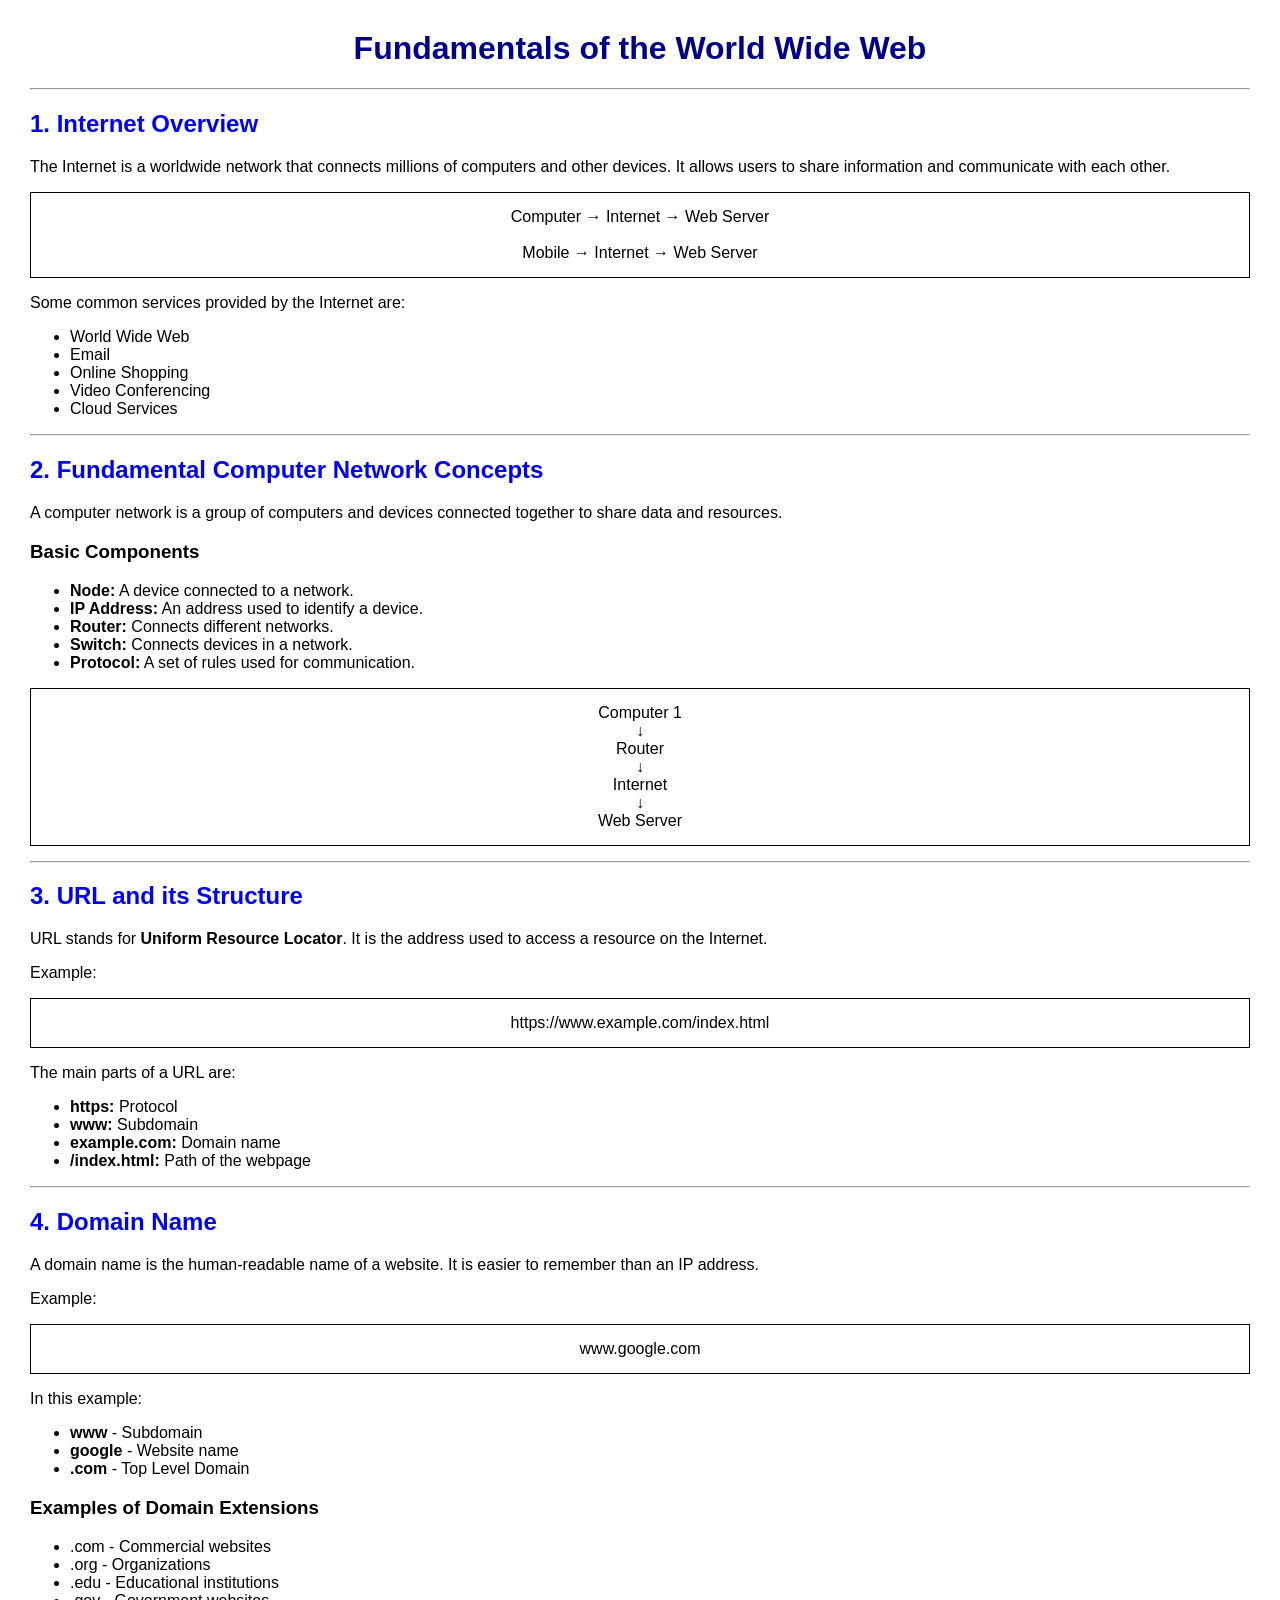
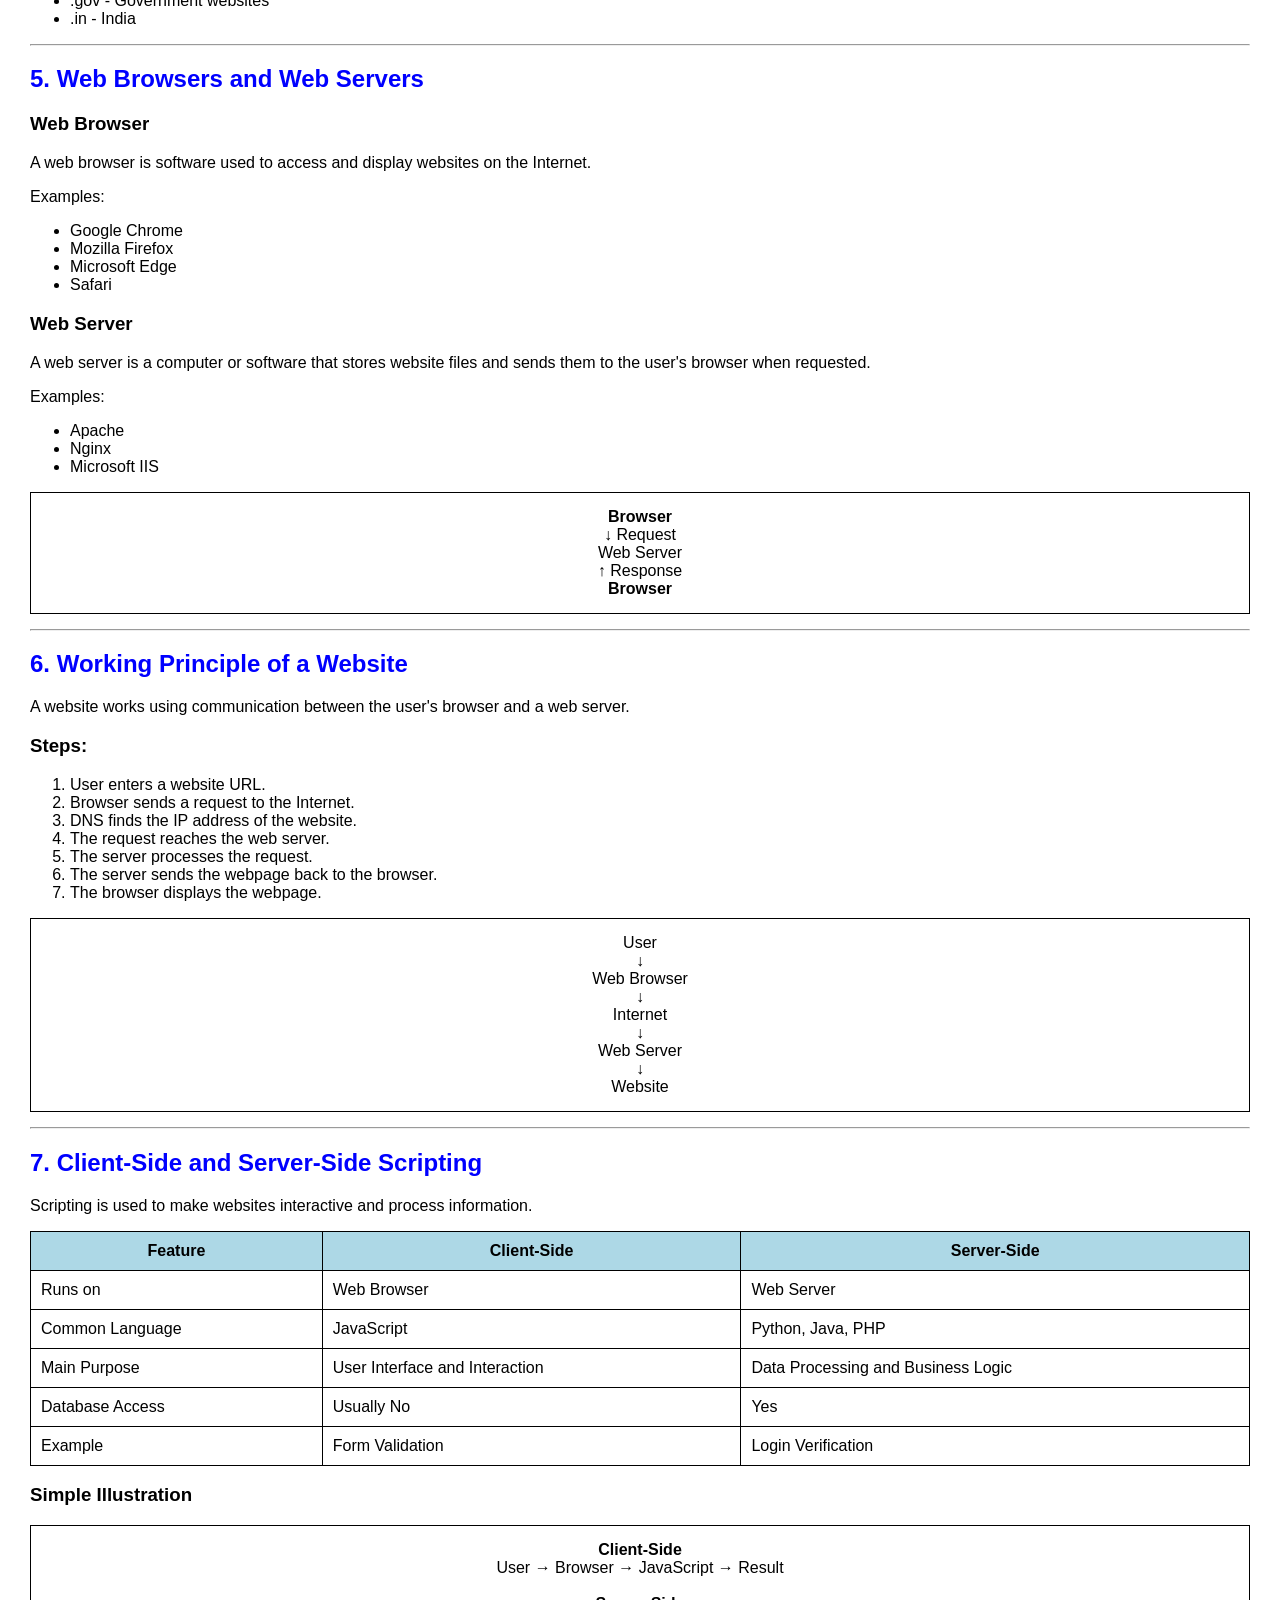
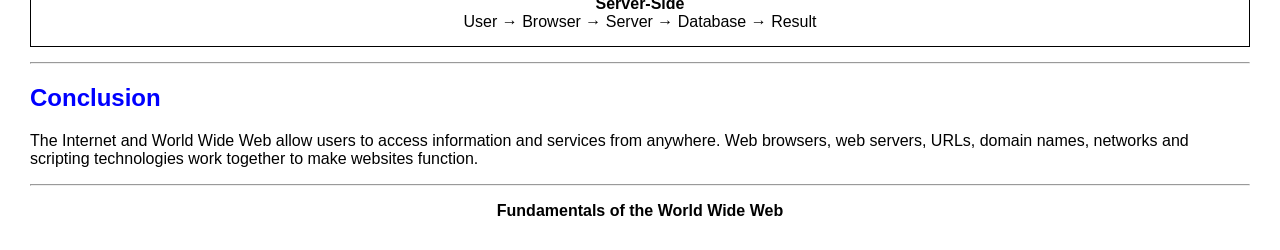
<file: Project - 01/index.html>
<!DOCTYPE html>
<html>
<head>
<title>Fundamentals of World Wide Web</title>
<style>
body {
    font-family: Arial;
    margin: 30px;
    background-color: rgb(255, 255, 255);
}
h1 {
    color: darkblue;
    text-align: center;
}
h2 {
    color: blue;
}
.box {
    border: 1px solid black;
    padding: 15px;
    margin: 15px 0;
    text-align: center;
}
table {
    border-collapse: collapse;
    width: 100%;
}
th, td {
    border: 1px solid black;
    padding: 10px;
}
th {
    background-color: lightblue;
}
</style>
</head>
<body>
<h1>Fundamentals of the World Wide Web</h1>
<hr>
<h2>1. Internet Overview</h2>
<p>The Internet is a worldwide network that connects millions of computers and other devices. It allows users to share information and communicate with each other.</p>
<div class="box">Computer → Internet → Web Server<br><br>Mobile → Internet → Web Server</div>
<p>Some common services provided by the Internet are:</p>
<ul>
<li>World Wide Web</li>
<li>Email</li>
<li>Online Shopping</li>
<li>Video Conferencing</li>
<li>Cloud Services</li>
</ul>
<hr>
<h2>2. Fundamental Computer Network Concepts</h2>
<p>A computer network is a group of computers and devices connected together to share data and resources.</p>
<h3>Basic Components</h3>
<ul>
<li><b>Node:</b> A device connected to a network.</li>
<li><b>IP Address:</b> An address used to identify a device.</li>
<li><b>Router:</b> Connects different networks.</li>
<li><b>Switch:</b> Connects devices in a network.</li>
<li><b>Protocol:</b> A set of rules used for communication.</li>
</ul>
<div class="box">Computer 1<br>↓<br>Router<br>↓<br>Internet<br>↓<br>Web Server</div>
<hr>
<h2>3. URL and its Structure</h2>
<p>URL stands for <b>Uniform Resource Locator</b>. It is the address used to access a resource on the Internet.</p>
<p>Example:</p>
<div class="box">https://www.example.com/index.html</div>
<p>The main parts of a URL are:</p>
<ul>
<li><b>https:</b> Protocol</li>
<li><b>www:</b> Subdomain</li>
<li><b>example.com:</b> Domain name</li>
<li><b>/index.html:</b> Path of the webpage</li>
</ul>
<hr>
<h2>4. Domain Name</h2>
<p>A domain name is the human-readable name of a website. It is easier to remember than an IP address.</p>
<p>Example:</p>
<div class="box">www.google.com</div>
<p>In this example:</p>
<ul>
<li><b>www</b> - Subdomain</li>
<li><b>google</b> - Website name</li>
<li><b>.com</b> - Top Level Domain</li>
</ul>
<h3>Examples of Domain Extensions</h3>
<ul>
<li>.com - Commercial websites</li>
<li>.org - Organizations</li>
<li>.edu - Educational institutions</li>
<li>.gov - Government websites</li>
<li>.in - India</li>
</ul>
<hr>
<h2>5. Web Browsers and Web Servers</h2>
<h3>Web Browser</h3>
<p>A web browser is software used to access and display websites on the Internet.</p>
<p>Examples:</p>
<ul>
<li>Google Chrome</li>
<li>Mozilla Firefox</li>
<li>Microsoft Edge</li>
<li>Safari</li>
</ul>
<h3>Web Server</h3>
<p>A web server is a computer or software that stores website files and sends them to the user's browser when requested.</p>
<p>Examples:</p>
<ul>
<li>Apache</li>
<li>Nginx</li>
<li>Microsoft IIS</li>
</ul>
<div class="box"><b>Browser</b><br>↓ Request<br>Web Server<br>↑ Response<br><b>Browser</b></div>
<hr>
<h2>6. Working Principle of a Website</h2>
<p>A website works using communication between the user's browser and a web server.</p>
<h3>Steps:</h3>
<ol>
<li>User enters a website URL.</li>
<li>Browser sends a request to the Internet.</li>
<li>DNS finds the IP address of the website.</li>
<li>The request reaches the web server.</li>
<li>The server processes the request.</li>
<li>The server sends the webpage back to the browser.</li>
<li>The browser displays the webpage.</li>
</ol>
<div class="box">User<br>↓<br>Web Browser<br>↓<br>Internet<br>↓<br>Web Server<br>↓<br>Website</div>
<hr>
<h2>7. Client-Side and Server-Side Scripting</h2>
<p>Scripting is used to make websites interactive and process information.</p>
<table>
<tr>
<th>Feature</th>
<th>Client-Side</th>
<th>Server-Side</th>
</tr>
<tr>
<td>Runs on</td>
<td>Web Browser</td>
<td>Web Server</td>
</tr>
<tr>
<td>Common Language</td>
<td>JavaScript</td>
<td>Python, Java, PHP</td>
</tr>
<tr>
<td>Main Purpose</td>
<td>User Interface and Interaction</td>
<td>Data Processing and Business Logic</td>
</tr>
<tr>
<td>Database Access</td>
<td>Usually No</td>
<td>Yes</td>
</tr>
<tr>
<td>Example</td>
<td>Form Validation</td>
<td>Login Verification</td>
</tr>
</table>
<h3>Simple Illustration</h3>
<div class="box"><b>Client-Side</b><br>User → Browser → JavaScript → Result<br><br><b>Server-Side</b><br>User → Browser → Server → Database → Result</div>
<hr>
<h2>Conclusion</h2>
<p>The Internet and World Wide Web allow users to access information and services from anywhere. Web browsers, web servers, URLs, domain names, networks and scripting technologies work together to make websites function.</p>
<hr>
<p style="text-align:center;"><b>Fundamentals of the World Wide Web</b></p>
</body>
</html>
</file>
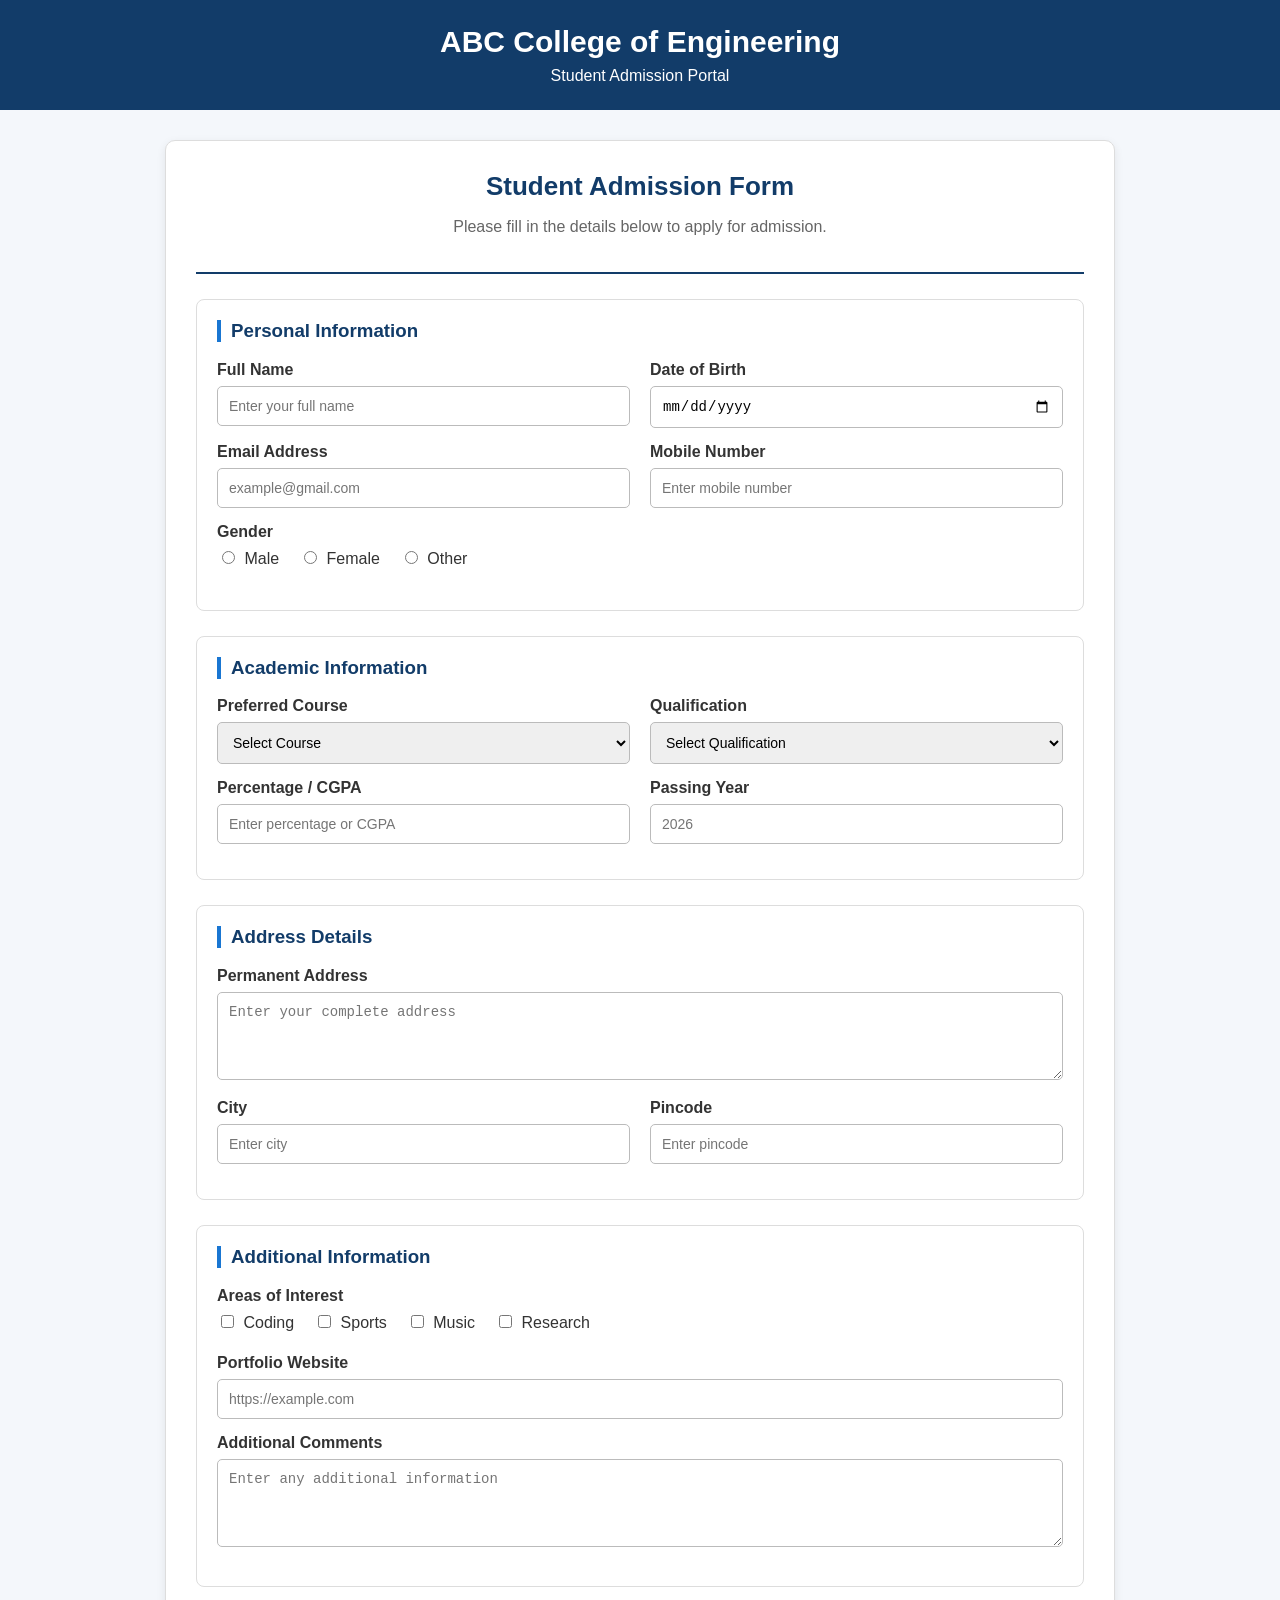
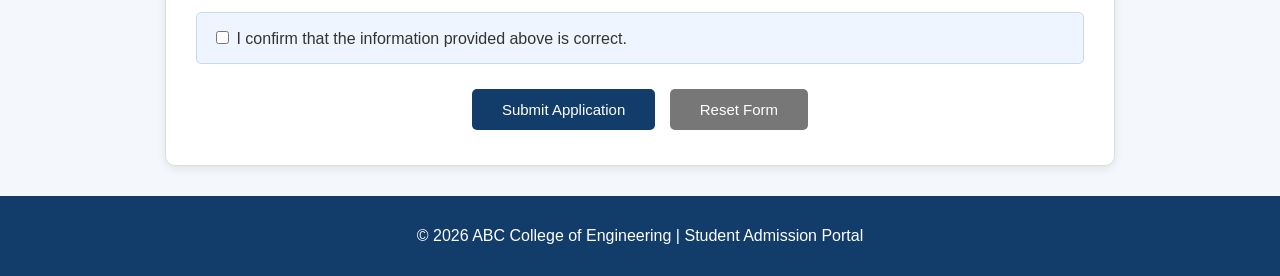
<file: Project - 02/index.html>
<!DOCTYPE html>
<html lang="en">
<head>
    <meta charset="UTF-8">
    <meta name="viewport" content="width=device-width, initial-scale=1.0">
    <title>Student Admission Form</title>
    <link rel="stylesheet" href="style.css">
</head>
<body>
    <header>
        <h1>ABC College of Engineering</h1>
        <p>Student Admission Portal</p>
    </header>
    <main class="container">
        <div class="form-header">
            <h2>Student Admission Form</h2>
            <p>Please fill in the details below to apply for admission.</p>
        </div>
        <form>
            <section>
                <h3>Personal Information</h3>
                <div class="row">
                    <div class="field">
                        <label for="name">Full Name</label>
                        <input type="text" id="name" placeholder="Enter your full name" required>
                    </div>
                    <div class="field">
                        <label for="dob">Date of Birth</label>
                        <input type="date" id="dob" required>
                    </div>
                </div>
                <div class="row">
                    <div class="field">
                        <label for="email">Email Address</label>
                        <input type="email" id="email" placeholder="example@gmail.com" required>
                    </div>
                    <div class="field">
                        <label for="phone">Mobile Number</label>
                        <input type="tel" id="phone" placeholder="Enter mobile number" required>
                    </div>
                </div>
                <div class="field">
                    <label>Gender</label>
                    <div class="options">
                        <label><input type="radio" name="gender" value="male"> Male</label>
                        <label><input type="radio" name="gender" value="female"> Female</label>
                        <label><input type="radio" name="gender" value="other"> Other</label>
                    </div>
                </div>
            </section>
            <section>
                <h3>Academic Information</h3>
                <div class="row">
                    <div class="field">
                        <label for="course">Preferred Course</label>
                        <select id="course" required>
                            <option value="">Select Course</option>
                            <option>Computer Science and Engineering</option>
                            <option>Information Technology</option>
                            <option>Electronics and Communication Engineering</option>
                            <option>Electrical and Electronics Engineering</option>
                            <option>Mechanical Engineering</option>
                            <option>Civil Engineering</option>
                        </select>
                    </div>
                    <div class="field">
                        <label for="qualification">Qualification</label>
                        <select id="qualification" required>
                            <option value="">Select Qualification</option>
                            <option>Higher Secondary</option>
                            <option>Diploma</option>
                            <option>Other</option>
                        </select>
                    </div>
                </div>
                <div class="row">
                    <div class="field">
                        <label for="percentage">Percentage / CGPA</label>
                        <input type="number" id="percentage" step="0.01" placeholder="Enter percentage or CGPA">
                    </div>
                    <div class="field">
                        <label for="year">Passing Year</label>
                        <input type="number" id="year" min="2000" max="2030" placeholder="2026">
                    </div>
                </div>
            </section>
            <section>
                <h3>Address Details</h3>
                <div class="field">
                    <label for="address">Permanent Address</label>
                    <textarea id="address" rows="4" placeholder="Enter your complete address"></textarea>
                </div>
                <div class="row">
                    <div class="field">
                        <label for="city">City</label>
                        <input type="text" id="city" placeholder="Enter city">
                    </div>
                    <div class="field">
                        <label for="pincode">Pincode</label>
                        <input type="number" id="pincode" placeholder="Enter pincode">
                    </div>
                </div>
            </section>
            <section>
                <h3>Additional Information</h3>
                <div class="field">
                    <label>Areas of Interest</label>
                    <div class="options">
                        <label><input type="checkbox" name="interest"> Coding</label>
                        <label><input type="checkbox" name="interest"> Sports</label>
                        <label><input type="checkbox" name="interest"> Music</label>
                        <label><input type="checkbox" name="interest"> Research</label>
                    </div>
                </div>
                <div class="field">
                    <label for="website">Portfolio Website</label>
                    <input type="url" id="website" placeholder="https://example.com">
                </div>
                <div class="field">
                    <label for="comments">Additional Comments</label>
                    <textarea id="comments" rows="4" placeholder="Enter any additional information"></textarea>
                </div>
            </section>
            <div class="agreement">
                <label>
                    <input type="checkbox" required>
                    I confirm that the information provided above is correct.
                </label>
            </div>
            <div class="buttons">
                <button type="submit">Submit Application</button>
                <button type="reset" class="reset">Reset Form</button>
            </div>
        </form>
    </main>
    <footer>
        <p>© 2026 ABC College of Engineering | Student Admission Portal</p>
    </footer>
</body>
</html>
</file>
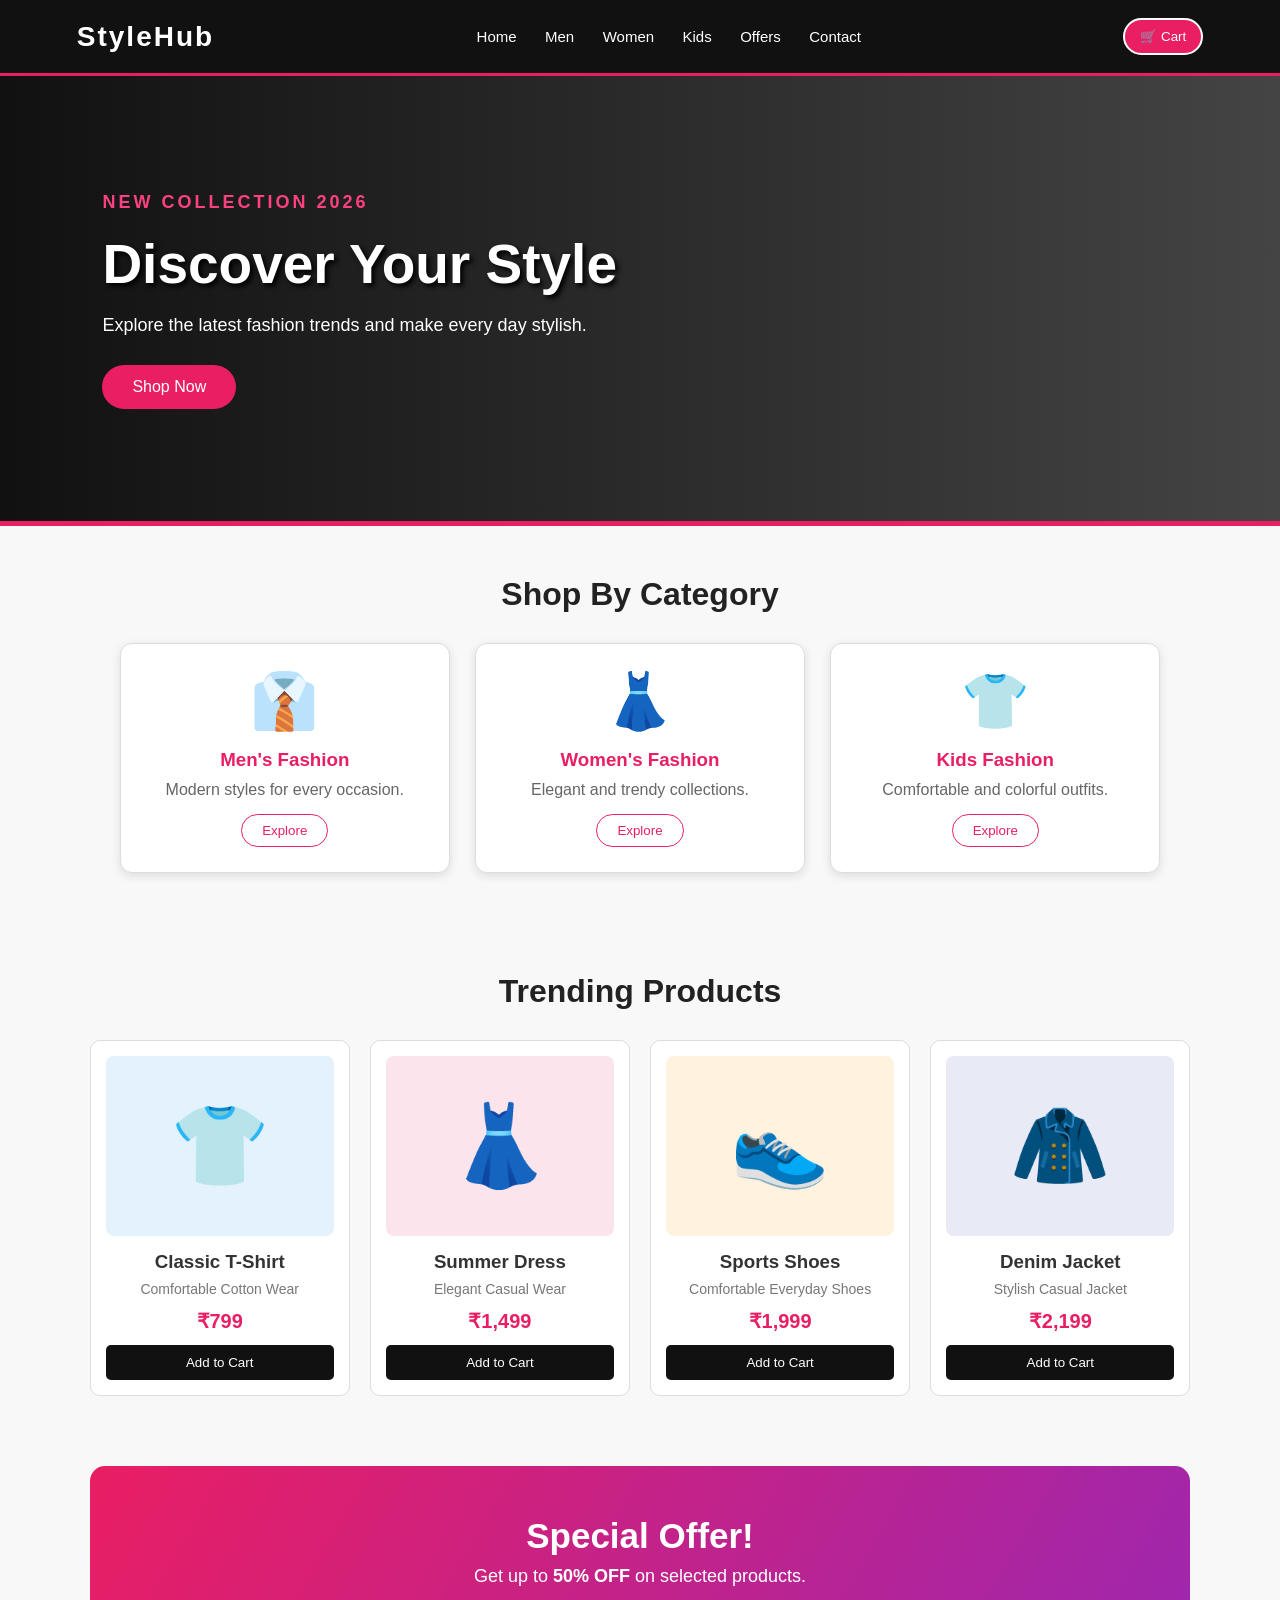
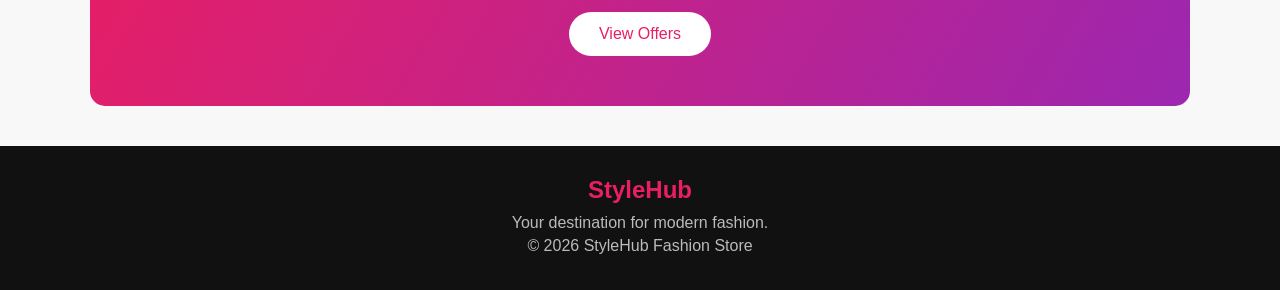
<file: Project - 03/index.html>
<!DOCTYPE html>
<html lang="en">
<head>
    <meta charset="UTF-8">
    <meta name="viewport" content="width=device-width, initial-scale=1.0">
    <title>StyleHub - Fashion Store</title>
    <link rel="stylesheet" href="style.css">
</head>
<body>
    <header>
        <div class="logo">StyleHub</div>
        <nav>
            <a href="#">Home</a>
            <a href="#">Men</a>
            <a href="#">Women</a>
            <a href="#">Kids</a>
            <a href="#">Offers</a>
            <a href="#">Contact</a>
        </nav>
        <button class="cart">🛒 Cart</button>
    </header>

    <section class="hero">
        <div class="hero-text">
            <p class="offer">NEW COLLECTION 2026</p>
            <h1>Discover Your Style</h1>
            <p>Explore the latest fashion trends and make every day stylish.</p>
            <button class="shop">Shop Now</button>
        </div>
    </section>

    <section class="categories">
        <h2>Shop By Category</h2>
        <div class="category-container">
            <div class="category">
                <div class="category-icon">👔</div>
                <h3>Men's Fashion</h3>
                <p>Modern styles for every occasion.</p>
                <button>Explore</button>
            </div>
            <div class="category">
                <div class="category-icon">👗</div>
                <h3>Women's Fashion</h3>
                <p>Elegant and trendy collections.</p>
                <button>Explore</button>
            </div>
            <div class="category">
                <div class="category-icon">👕</div>
                <h3>Kids Fashion</h3>
                <p>Comfortable and colorful outfits.</p>
                <button>Explore</button>
            </div>
        </div>
    </section>

    <section class="products">
        <h2>Trending Products</h2>
        <div class="product-container">
            <div class="product">
                <div class="product-image shirt">👕</div>
                <h3>Classic T-Shirt</h3>
                <p>Comfortable Cotton Wear</p>
                <h4>₹799</h4>
                <button>Add to Cart</button>
            </div>
            <div class="product">
                <div class="product-image dress">👗</div>
                <h3>Summer Dress</h3>
                <p>Elegant Casual Wear</p>
                <h4>₹1,499</h4>
                <button>Add to Cart</button>
            </div>
            <div class="product">
                <div class="product-image shoes">👟</div>
                <h3>Sports Shoes</h3>
                <p>Comfortable Everyday Shoes</p>
                <h4>₹1,999</h4>
                <button>Add to Cart</button>
            </div>
            <div class="product">
                <div class="product-image jacket">🧥</div>
                <h3>Denim Jacket</h3>
                <p>Stylish Casual Jacket</p>
                <h4>₹2,199</h4>
                <button>Add to Cart</button>
            </div>
        </div>
    </section>

    <section class="discount">
        <h2>Special Offer!</h2>
        <p>Get up to <strong>50% OFF</strong> on selected products.</p>
        <button>View Offers</button>
    </section>

    <footer>
        <h3>StyleHub</h3>
        <p>Your destination for modern fashion.</p>
        <p>© 2026 StyleHub Fashion Store</p>
    </footer>
</body>
</html>
</file>
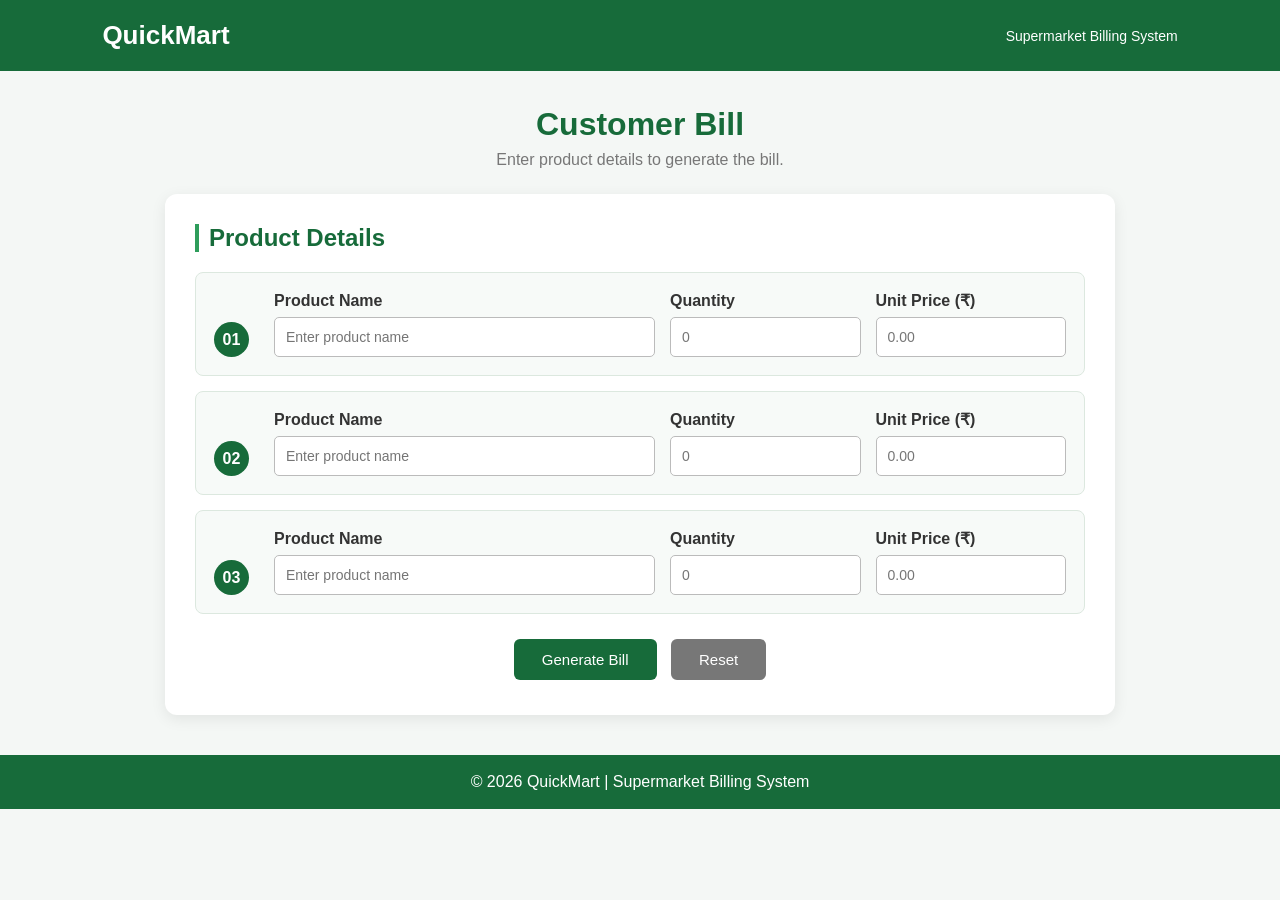
<file: Project - 05/index.html>
<!DOCTYPE html>
<html lang="en">
<head>
    <meta charset="UTF-8">
    <meta name="viewport" content="width=device-width, initial-scale=1.0">
    <title>Supermarket Billing System</title>
    <link rel="stylesheet" href="style.css">
</head>
<body>
    <header>
        <div class="logo">QuickMart</div>
        <p>Supermarket Billing System</p>
    </header>
    <main class="container">
        <div class="title">
            <h1>Customer Bill</h1>
            <p>Enter product details to generate the bill.</p>
        </div>
        <div class="card">
            <h2>Product Details</h2>
            <div class="product">
                <div class="product-number">01</div>
                <div class="product-details">
                    <label for="product1">Product Name</label>
                    <input type="text" id="product1" placeholder="Enter product name">
                </div>
                <div class="product-details">
                    <label for="quantity1">Quantity</label>
                    <input type="number" id="quantity1" min="1" placeholder="0">
                </div>
                <div class="product-details">
                    <label for="price1">Unit Price (₹)</label>
                    <input type="number" id="price1" min="0" step="0.01" placeholder="0.00">
                </div>
            </div>
            <div class="product">
                <div class="product-number">02</div>
                <div class="product-details">
                    <label for="product2">Product Name</label>
                    <input type="text" id="product2" placeholder="Enter product name">
                </div>
                <div class="product-details">
                    <label for="quantity2">Quantity</label>
                    <input type="number" id="quantity2" min="1" placeholder="0">
                </div>
                <div class="product-details">
                    <label for="price2">Unit Price (₹)</label>
                    <input type="number" id="price2" min="0" step="0.01" placeholder="0.00">
                </div>
            </div>
            <div class="product">
                <div class="product-number">03</div>
                <div class="product-details">
                    <label for="product3">Product Name</label>
                    <input type="text" id="product3" placeholder="Enter product name">
                </div>
                <div class="product-details">
                    <label for="quantity3">Quantity</label>
                    <input type="number" id="quantity3" min="1" placeholder="0">
                </div>
                <div class="product-details">
                    <label for="price3">Unit Price (₹)</label>
                    <input type="number" id="price3" min="0" step="0.01" placeholder="0.00">
                </div>
            </div>
            <div id="error"></div>
            <div class="buttons">
                <button onclick="generateBill()">Generate Bill</button>
                <button class="reset" onclick="resetBill()">Reset</button>
            </div>
        </div>
        <div class="bill-card" id="bill">
            <div class="bill-heading">
                <h2>QuickMart</h2>
                <p>Customer Bill</p>
            </div>
            <div class="bill-items">
                <div class="bill-row bill-header">
                    <span>Product</span>
                    <span>Qty</span>
                    <span>Price</span>
                    <span>Amount</span>
                </div>
                <div class="bill-row">
                    <span id="billProduct1">-</span>
                    <span id="billQuantity1">0</span>
                    <span>₹<span id="billPrice1">0</span></span>
                    <span>₹<span id="amount1">0</span></span>
                </div>
                <div class="bill-row">
                    <span id="billProduct2">-</span>
                    <span id="billQuantity2">0</span>
                    <span>₹<span id="billPrice2">0</span></span>
                    <span>₹<span id="amount2">0</span></span>
                </div>
                <div class="bill-row">
                    <span id="billProduct3">-</span>
                    <span id="billQuantity3">0</span>
                    <span>₹<span id="billPrice3">0</span></span>
                    <span>₹<span id="amount3">0</span></span>
                </div>
            </div>
            <div class="summary">
                <p><span>Total Amount</span><strong>₹<span id="total">0</span></strong></p>
                <p><span>Discount</span><strong>₹<span id="discount">0</span></strong></p>
                <div class="final">
                    <span>Final Payable Amount</span>
                    <strong>₹<span id="finalAmount">0</span></strong>
                </div>
            </div>
            <p class="thank-you">Thank you for shopping with QuickMart!</p>
        </div>
    </main>
    <footer>
        <p>© 2026 QuickMart | Supermarket Billing System</p>
    </footer>
    <script src="script.js"></script>
</body>
</html>
</file>
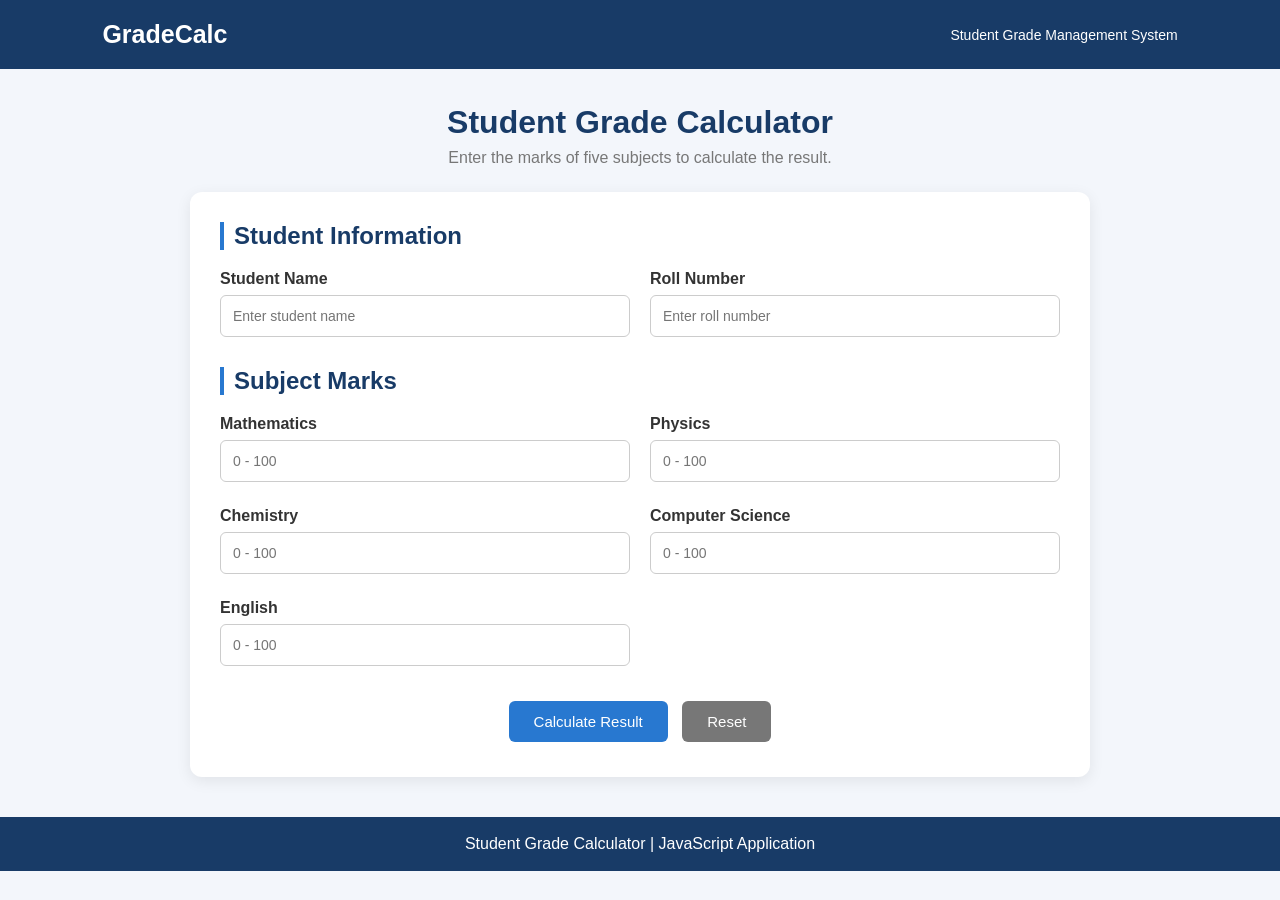
<file: Project - 04/student.html>
<!DOCTYPE html>
<html lang="en">
<head>
    <meta charset="UTF-8">
    <meta name="viewport" content="width=device-width, initial-scale=1.0">
    <title>Student Grade Calculator</title>
    <link rel="stylesheet" href="style.css">
</head>
<body>
    <header>
        <div class="logo">GradeCalc</div>
        <p>Student Grade Management System</p>
    </header>
    <main class="container">
        <div class="title">
            <h1>Student Grade Calculator</h1>
            <p>Enter the marks of five subjects to calculate the result.</p>
        </div>
        <div class="card">
            <h2>Student Information</h2>
            <div class="student-info">
                <div>
                    <label for="studentName">Student Name</label>
                    <input type="text" id="studentName" placeholder="Enter student name">
                </div>
                <div>
                    <label for="rollNumber">Roll Number</label>
                    <input type="text" id="rollNumber" placeholder="Enter roll number">
                </div>
            </div>
            <h2>Subject Marks</h2>
            <div class="subjects">
                <div class="subject">
                    <label for="subject1">Mathematics</label>
                    <input type="number" id="subject1" min="0" max="100" placeholder="0 - 100">
                </div>
                <div class="subject">
                    <label for="subject2">Physics</label>
                    <input type="number" id="subject2" min="0" max="100" placeholder="0 - 100">
                </div>
                <div class="subject">
                    <label for="subject3">Chemistry</label>
                    <input type="number" id="subject3" min="0" max="100" placeholder="0 - 100">
                </div>
                <div class="subject">
                    <label for="subject4">Computer Science</label>
                    <input type="number" id="subject4" min="0" max="100" placeholder="0 - 100">
                </div>
                <div class="subject">
                    <label for="subject5">English</label>
                    <input type="number" id="subject5" min="0" max="100" placeholder="0 - 100">
                </div>
            </div>
            <div id="error"></div>
            <div class="buttons">
                <button onclick="calculateResult()">Calculate Result</button>
                <button class="reset" onclick="resetForm()">Reset</button>
            </div>
        </div>
        <div class="result-card" id="result">
            <h2>Result Summary</h2>
            <div class="student-result">
                <p>Student: <strong id="resultName">-</strong></p>
                <p>Roll Number: <strong id="resultRoll">-</strong></p>
            </div>
            <div class="result-container">
                <div class="result-box">
                    <span>Total</span>
                    <strong id="total">0</strong>
                    <small>/ 500</small>
                </div>
                <div class="result-box">
                    <span>Average</span>
                    <strong id="average">0</strong>
                    <small>%</small>
                </div>
                <div class="result-box">
                    <span>Grade</span>
                    <strong id="grade">-</strong>
                </div>
                <div class="result-box status-box">
                    <span>Status</span>
                    <strong id="status">-</strong>
                </div>
            </div>
        </div>
    </main>
    <footer>
        <p>Student Grade Calculator | JavaScript Application</p>
    </footer>
    <script src="grade.js"></script>
</body>
</html>
</file>
<file: Project - 02/style.css>
* {
    box-sizing: border-box;
}
body {
    margin: 0;
    font-family: Arial, sans-serif;
    background-color: #f4f7fb;
    color: #333;
}
header {
    background-color: #123c69;
    color: white;
    text-align: center;
    padding: 25px;
}
header h1 {
    margin: 0;
    font-size: 30px;
}
header p {
    margin: 8px 0 0;
    font-size: 16px;
}
.container {
    width: 90%;
    max-width: 950px;
    margin: 30px auto;
    background-color: white;
    padding: 30px;
    border: 1px solid #ddd;
    border-radius: 10px;
    box-shadow: 0 3px 10px rgba(0, 0, 0, 0.08);
}
.form-header {
    text-align: center;
    border-bottom: 2px solid #123c69;
    padding-bottom: 20px;
    margin-bottom: 25px;
}
.form-header h2 {
    margin: 0;
    color: #123c69;
    font-size: 26px;
}
.form-header p {
    color: #666;
}
section {
    margin-bottom: 25px;
    padding: 20px;
    border: 1px solid #ddd;
    border-radius: 8px;
}
section h3 {
    margin-top: 0;
    color: #123c69;
    border-left: 4px solid #1976d2;
    padding-left: 10px;
}
.row {
    display: flex;
    gap: 20px;
}
.field {
    flex: 1;
    margin-bottom: 15px;
}
.field label {
    display: block;
    font-weight: bold;
    margin-bottom: 7px;
}
input[type="text"],
input[type="email"],
input[type="tel"],
input[type="number"],
input[type="date"],
input[type="url"],
select,
textarea {
    width: 100%;
    padding: 11px;
    border: 1px solid #bbb;
    border-radius: 5px;
    font-size: 14px;
}
input:focus,
select:focus,
textarea:focus {
    outline: none;
    border-color: #1976d2;
}
.options {
    display: flex;
    gap: 20px;
    flex-wrap: wrap;
}
.options label {
    font-weight: normal;
}
.options input {
    margin-right: 5px;
}
.agreement {
    margin: 20px 0;
    padding: 15px;
    background-color: #eef5ff;
    border: 1px solid #c5d9f2;
    border-radius: 5px;
}
.agreement label {
    font-weight: normal;
}
.buttons {
    text-align: center;
}
button {
    padding: 12px 30px;
    margin: 5px;
    border: none;
    border-radius: 5px;
    background-color: #123c69;
    color: white;
    font-size: 15px;
    cursor: pointer;
}
button:hover {
    background-color: #1976d2;
}
button.reset {
    background-color: #777;
}
button.reset:hover {
    background-color: #555;
}
footer {
    background-color: #123c69;
    color: white;
    text-align: center;
    padding: 15px;
    margin-top: 30px;
}
@media screen and (max-width: 700px) {
    .container {
        width: 95%;
        padding: 15px;
    }
    .row {
        flex-direction: column;
        gap: 0;
    }
    header h1 {
        font-size: 24px;
    }
    section {
        padding: 15px;
    }
}
</file>
<file: Project - 03/style.css>
* {
    box-sizing: border-box;
    margin: 0;
    padding: 0;
}

body {
    font-family: Arial, sans-serif;
    color: #333;
    background-color: #f8f8f8;
}

header {
    background-color: #111;
    color: white;
    padding: 18px 6%;
    display: flex;
    align-items: center;
    justify-content: space-between;
    border-bottom: 3px solid #e91e63;
}

.logo {
    font-size: 28px;
    font-weight: bold;
    letter-spacing: 2px;
}

nav a {
    color: white;
    text-decoration: none;
    margin: 0 12px;
    font-size: 15px;
}

nav a:hover {
    color: #e91e63;
}

.cart {
    background-color: #e91e63;
    color: white;
    border: 2px solid white;
    padding: 9px 15px;
    border-radius: 20px;
    cursor: pointer;
}

.hero {
    height: 450px;
    background: linear-gradient(to right, #111, #444);
    display: flex;
    align-items: center;
    padding-left: 8%;
    color: white;
    border-bottom: 5px solid #e91e63;
}

.hero-text {
    max-width: 550px;
    animation: slideIn 1.5s ease;
}

.offer {
    color: #ff4081;
    font-weight: bold;
    letter-spacing: 3px;
    margin-bottom: 15px;
}

.hero h1 {
    font-size: 55px;
    margin-bottom: 15px;
    text-shadow: 3px 3px 5px black;
}

.hero p {
    font-size: 18px;
    line-height: 1.6;
}

.shop,
.discount button {
    margin-top: 25px;
    padding: 13px 30px;
    background-color: #e91e63;
    color: white;
    border: none;
    border-radius: 25px;
    font-size: 16px;
    cursor: pointer;
}

.shop:hover,
.discount button:hover {
    background-color: #c2185b;
    transform: scale(1.05);
}

.categories,
.products {
    padding: 50px 7%;
    text-align: center;
}

.categories h2,
.products h2 {
    font-size: 32px;
    margin-bottom: 30px;
    color: #222;
}

.category-container {
    display: flex;
    gap: 25px;
    justify-content: center;
}

.category {
    background-color: white;
    border: 1px solid #ddd;
    border-radius: 12px;
    padding: 25px;
    width: 30%;
    box-shadow: 0 3px 10px #ddd;
    transition: 0.3s;
}

.category:hover {
    transform: translateY(-8px);
    border-color: #e91e63;
}

.category-icon {
    font-size: 55px;
    margin-bottom: 15px;
}

.category h3 {
    margin-bottom: 10px;
    color: #e91e63;
}

.category p {
    margin-bottom: 15px;
    color: #666;
}

.category button {
    padding: 8px 20px;
    border: 1px solid #e91e63;
    background-color: white;
    color: #e91e63;
    border-radius: 20px;
    cursor: pointer;
}

.product-container {
    display: grid;
    grid-template-columns: repeat(4, 1fr);
    gap: 20px;
}

.product {
    background-color: white;
    border: 1px solid #ddd;
    padding: 15px;
    border-radius: 10px;
    transition: 0.3s;
}

.product:hover {
    transform: translateY(-5px);
    box-shadow: 0 5px 15px #ccc;
}

.product-image {
    height: 180px;
    display: flex;
    align-items: center;
    justify-content: center;
    font-size: 80px;
    border-radius: 8px;
    margin-bottom: 15px;
}

.shirt {
    background-color: #e3f2fd;
}

.dress {
    background-color: #fce4ec;
}

.shoes {
    background-color: #fff3e0;
}

.jacket {
    background-color: #e8eaf6;
}

.product h3 {
    margin-bottom: 8px;
}

.product p {
    color: #777;
    font-size: 14px;
}

.product h4 {
    color: #e91e63;
    font-size: 20px;
    margin: 12px;
}

.product button {
    width: 100%;
    padding: 10px;
    border: none;
    background-color: #111;
    color: white;
    border-radius: 5px;
    cursor: pointer;
}

.product button:hover {
    background-color: #e91e63;
}

.discount {
    background: linear-gradient(120deg, #e91e63, #9c27b0);
    color: white;
    text-align: center;
    padding: 50px;
    margin: 20px 7%;
    border-radius: 15px;
    animation: pulse 3s infinite;
}

.discount h2 {
    font-size: 35px;
    margin-bottom: 10px;
}

.discount p {
    font-size: 18px;
}

.discount button {
    background-color: white;
    color: #e91e63;
}

footer {
    background-color: #111;
    color: white;
    text-align: center;
    padding: 30px;
    margin-top: 40px;
}

footer h3 {
    color: #e91e63;
    font-size: 24px;
    margin-bottom: 10px;
}

footer p {
    margin: 5px;
    color: #bbb;
}

@keyframes slideIn {
    from {
        opacity: 0;
        transform: translateX(-80px);
    }
    to {
        opacity: 1;
        transform: translateX(0);
    }
}

@keyframes pulse {
    0% {
        transform: scale(1);
    }
    50% {
        transform: scale(1.02);
    }
    100% {
        transform: scale(1);
    }
}

@media screen and (max-width: 800px) {
    header {
        flex-direction: column;
        gap: 15px;
    }

    nav {
        text-align: center;
    }

    nav a {
        display: inline-block;
        margin: 5px;
    }

    .hero {
        height: 400px;
        padding: 30px;
        text-align: center;
        justify-content: center;
    }

    .hero h1 {
        font-size: 40px;
    }

    .category-container {
        flex-direction: column;
    }

    .category {
        width: 100%;
    }

    .product-container {
        grid-template-columns: repeat(2, 1fr);
    }
}

@media screen and (max-width: 500px) {
    .product-container {
        grid-template-columns: 1fr;
    }

    .hero h1 {
        font-size: 32px;
    }

    .categories,
    .products {
        padding: 35px 5%;
    }
}
</file>
<file: Project - 05/style.css>
* {
    box-sizing: border-box;
    margin: 0;
    padding: 0;
}
body {
    font-family: Arial, sans-serif;
    background-color: #f4f7f5;
    color: #333;
}
header {
    background-color: #176b3a;
    color: white;
    padding: 20px 8%;
    display: flex;
    justify-content: space-between;
    align-items: center;
}
.logo {
    font-size: 26px;
    font-weight: bold;
}
header p {
    font-size: 14px;
}
.container {
    width: 90%;
    max-width: 950px;
    margin: 35px auto;
}
.title {
    text-align: center;
    margin-bottom: 25px;
}
.title h1 {
    color: #176b3a;
    margin-bottom: 8px;
}
.title p {
    color: #777;
}
.card,
.bill-card {
    background-color: white;
    padding: 30px;
    border-radius: 12px;
    box-shadow: 0 4px 15px rgba(0, 0, 0, 0.08);
    margin-bottom: 25px;
}
.card h2 {
    color: #176b3a;
    margin-bottom: 20px;
    border-left: 4px solid #2e9d5b;
    padding-left: 10px;
}
.product {
    display: grid;
    grid-template-columns: 45px 2fr 1fr 1fr;
    gap: 15px;
    align-items: end;
    padding: 18px;
    margin-bottom: 15px;
    background-color: #f7faf8;
    border: 1px solid #dce8df;
    border-radius: 8px;
}
.product-number {
    background-color: #176b3a;
    color: white;
    width: 35px;
    height: 35px;
    border-radius: 50%;
    display: flex;
    align-items: center;
    justify-content: center;
    font-weight: bold;
}
.product-details label {
    display: block;
    font-weight: bold;
    margin-bottom: 7px;
}
input {
    width: 100%;
    padding: 11px;
    border: 1px solid #bbb;
    border-radius: 5px;
    font-size: 14px;
}
input:focus {
    outline: none;
    border-color: #2e9d5b;
}
#error {
    color: #d32f2f;
    text-align: center;
    font-weight: bold;
    margin: 15px 0;
}
.buttons {
    text-align: center;
    margin-top: 20px;
}
button {
    padding: 12px 28px;
    border: none;
    border-radius: 6px;
    background-color: #176b3a;
    color: white;
    font-size: 15px;
    cursor: pointer;
    margin: 5px;
}
button:hover {
    background-color: #0f4d29;
}
button.reset {
    background-color: #777;
}
button.reset:hover {
    background-color: #555;
}
.bill-card {
    display: none;
}
.bill-heading {
    text-align: center;
    border-bottom: 2px solid #176b3a;
    padding-bottom: 15px;
    margin-bottom: 15px;
}
.bill-heading h2 {
    color: #176b3a;
    font-size: 28px;
}
.bill-heading p {
    color: #777;
}
.bill-row {
    display: grid;
    grid-template-columns: 2fr 1fr 1fr 1fr;
    padding: 13px 5px;
    border-bottom: 1px solid #ddd;
}
.bill-header {
    background-color: #176b3a;
    color: white;
    font-weight: bold;
}
.bill-row span {
    text-align: center;
}
.bill-row span:first-child {
    text-align: left;
}
.summary {
    width: 350px;
    max-width: 100%;
    margin: 25px 0 0 auto;
}
.summary p {
    display: flex;
    justify-content: space-between;
    padding: 8px 0;
}
.final {
    display: flex;
    justify-content: space-between;
    background-color: #e8f5ed;
    color: #176b3a;
    padding: 15px;
    margin-top: 10px;
    border-radius: 6px;
    font-size: 18px;
    font-weight: bold;
}
.thank-you {
    text-align: center;
    margin-top: 25px;
    color: #777;
}
footer {
    background-color: #176b3a;
    color: white;
    text-align: center;
    padding: 18px;
    margin-top: 40px;
}
@media screen and (max-width: 700px) {
    header {
        flex-direction: column;
        gap: 8px;
        text-align: center;
    }
    .product {
        grid-template-columns: 40px 1fr;
    }
    .product-details {
        grid-column: span 1;
    }
    .bill-row {
        grid-template-columns: 2fr 1fr 1fr 1fr;
        font-size: 13px;
    }
    .card,
    .bill-card {
        padding: 20px;
    }
}
@media screen and (max-width: 450px) {
    .container {
        width: 95%;
    }
    .product {
        grid-template-columns: 1fr;
    }
    .product-number {
        margin-bottom: 5px;
    }
    .bill-row {
        font-size: 11px;
    }
}
</file>
<file: Project - 04/style.css>
* {
    box-sizing: border-box;
    margin: 0;
    padding: 0;
}
body {
    font-family: Arial, sans-serif;
    background-color: #f3f6fb;
    color: #333;
}
header {
    background-color: #183b67;
    color: white;
    padding: 20px 8%;
    display: flex;
    justify-content: space-between;
    align-items: center;
}
.logo {
    font-size: 25px;
    font-weight: bold;
}
header p {
    font-size: 14px;
}
.container {
    width: 90%;
    max-width: 900px;
    margin: 35px auto;
}
.title {
    text-align: center;
    margin-bottom: 25px;
}
.title h1 {
    color: #183b67;
    margin-bottom: 8px;
}
.title p {
    color: #777;
}
.card,
.result-card {
    background-color: white;
    padding: 30px;
    border-radius: 12px;
    box-shadow: 0 4px 15px rgba(0, 0, 0, 0.08);
    margin-bottom: 25px;
}
.card h2,
.result-card h2 {
    color: #183b67;
    margin-bottom: 20px;
    border-left: 4px solid #2878d0;
    padding-left: 10px;
}
.student-info {
    display: grid;
    grid-template-columns: 1fr 1fr;
    gap: 20px;
    margin-bottom: 30px;
}
label {
    display: block;
    font-weight: bold;
    margin-bottom: 7px;
}
input {
    width: 100%;
    padding: 12px;
    border: 1px solid #ccc;
    border-radius: 6px;
    font-size: 14px;
}
input:focus {
    outline: none;
    border-color: #2878d0;
    box-shadow: 0 0 4px rgba(40, 120, 208, 0.3);
}
.subjects {
    display: grid;
    grid-template-columns: 1fr 1fr;
    gap: 20px;
}
.subject input {
    margin-bottom: 5px;
}
.buttons {
    text-align: center;
    margin-top: 25px;
}
button {
    padding: 12px 25px;
    border: none;
    border-radius: 6px;
    background-color: #2878d0;
    color: white;
    font-size: 15px;
    cursor: pointer;
    margin: 5px;
}
button:hover {
    background-color: #183b67;
}
button.reset {
    background-color: #777;
}
button.reset:hover {
    background-color: #555;
}
#error {
    color: #d32f2f;
    text-align: center;
    margin-top: 15px;
    font-weight: bold;
}
.result-card {
    display: none;
}
.student-result {
    background-color: #f3f6fb;
    padding: 15px;
    border-radius: 6px;
    margin-bottom: 20px;
    display: flex;
    justify-content: space-between;
}
.result-container {
    display: grid;
    grid-template-columns: repeat(4, 1fr);
    gap: 15px;
}
.result-box {
    background-color: #eef5ff;
    border: 1px solid #d5e5fa;
    border-radius: 8px;
    padding: 20px 10px;
    text-align: center;
}
.result-box span {
    display: block;
    color: #666;
    font-size: 14px;
    margin-bottom: 10px;
}
.result-box strong {
    color: #183b67;
    font-size: 28px;
}
.result-box small {
    color: #777;
}
.status-box strong {
    color: #198754;
}
footer {
    background-color: #183b67;
    color: white;
    text-align: center;
    padding: 18px;
    margin-top: 40px;
}
@media screen and (max-width: 700px) {
    header {
        flex-direction: column;
        gap: 8px;
        text-align: center;
    }
    .student-info,
    .subjects {
        grid-template-columns: 1fr;
    }
    .result-container {
        grid-template-columns: 1fr 1fr;
    }
    .student-result {
        flex-direction: column;
        gap: 8px;
    }
}
@media screen and (max-width: 450px) {
    .container {
        width: 95%;
    }
    .card,
    .result-card {
        padding: 20px;
    }
    .result-container {
        grid-template-columns: 1fr;
    }
}
</file>
